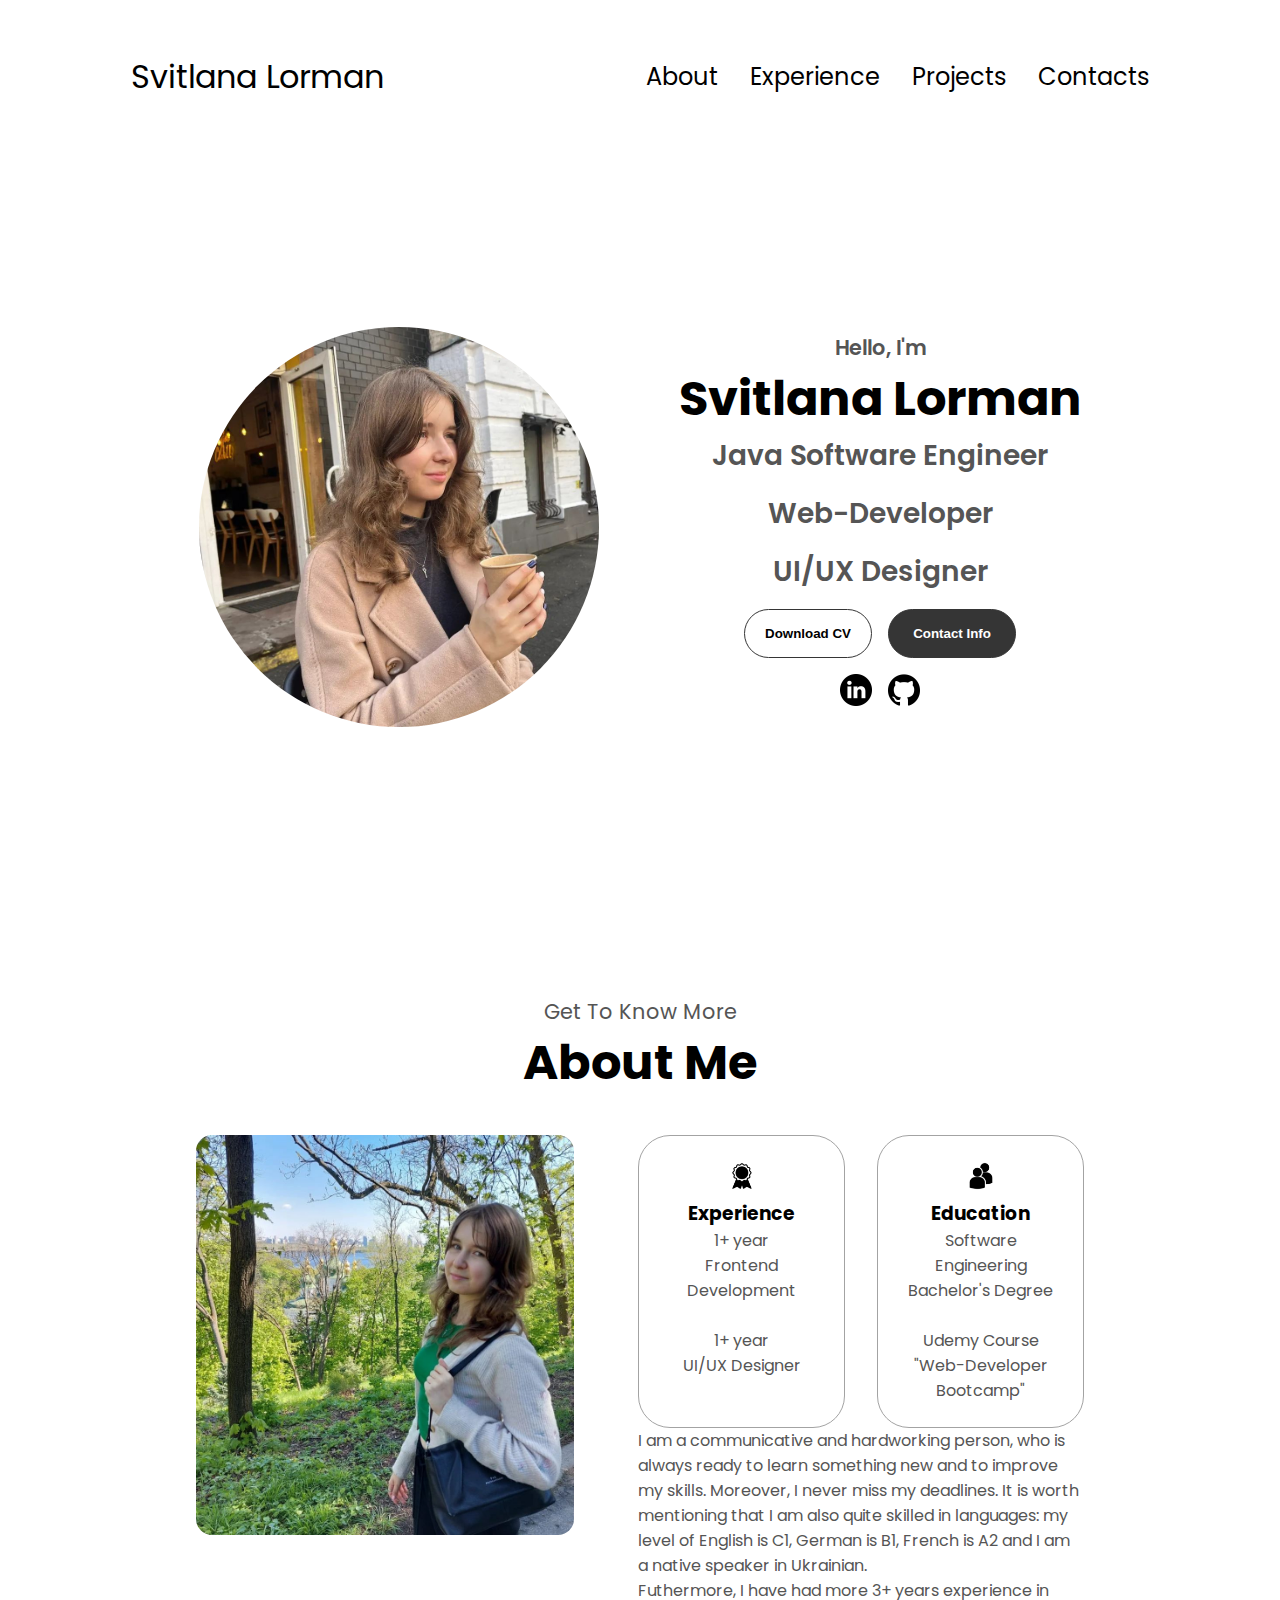
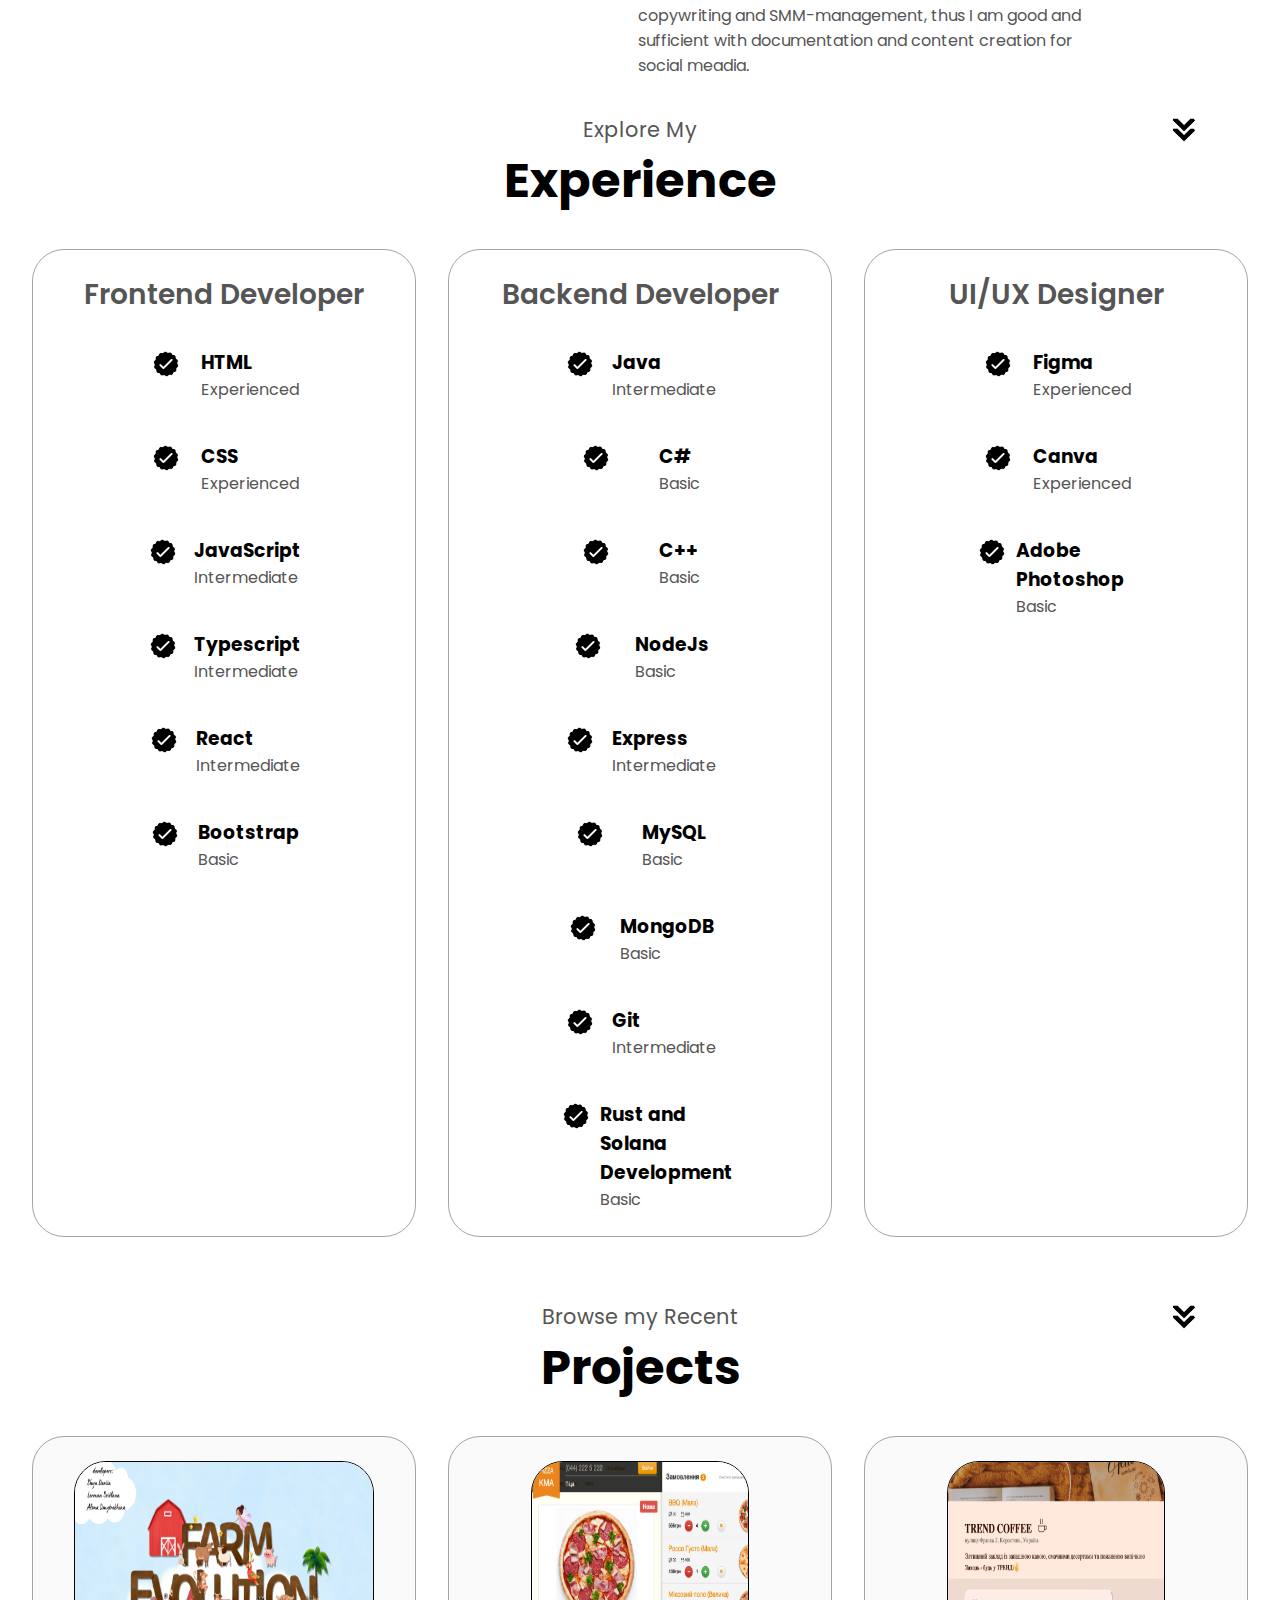
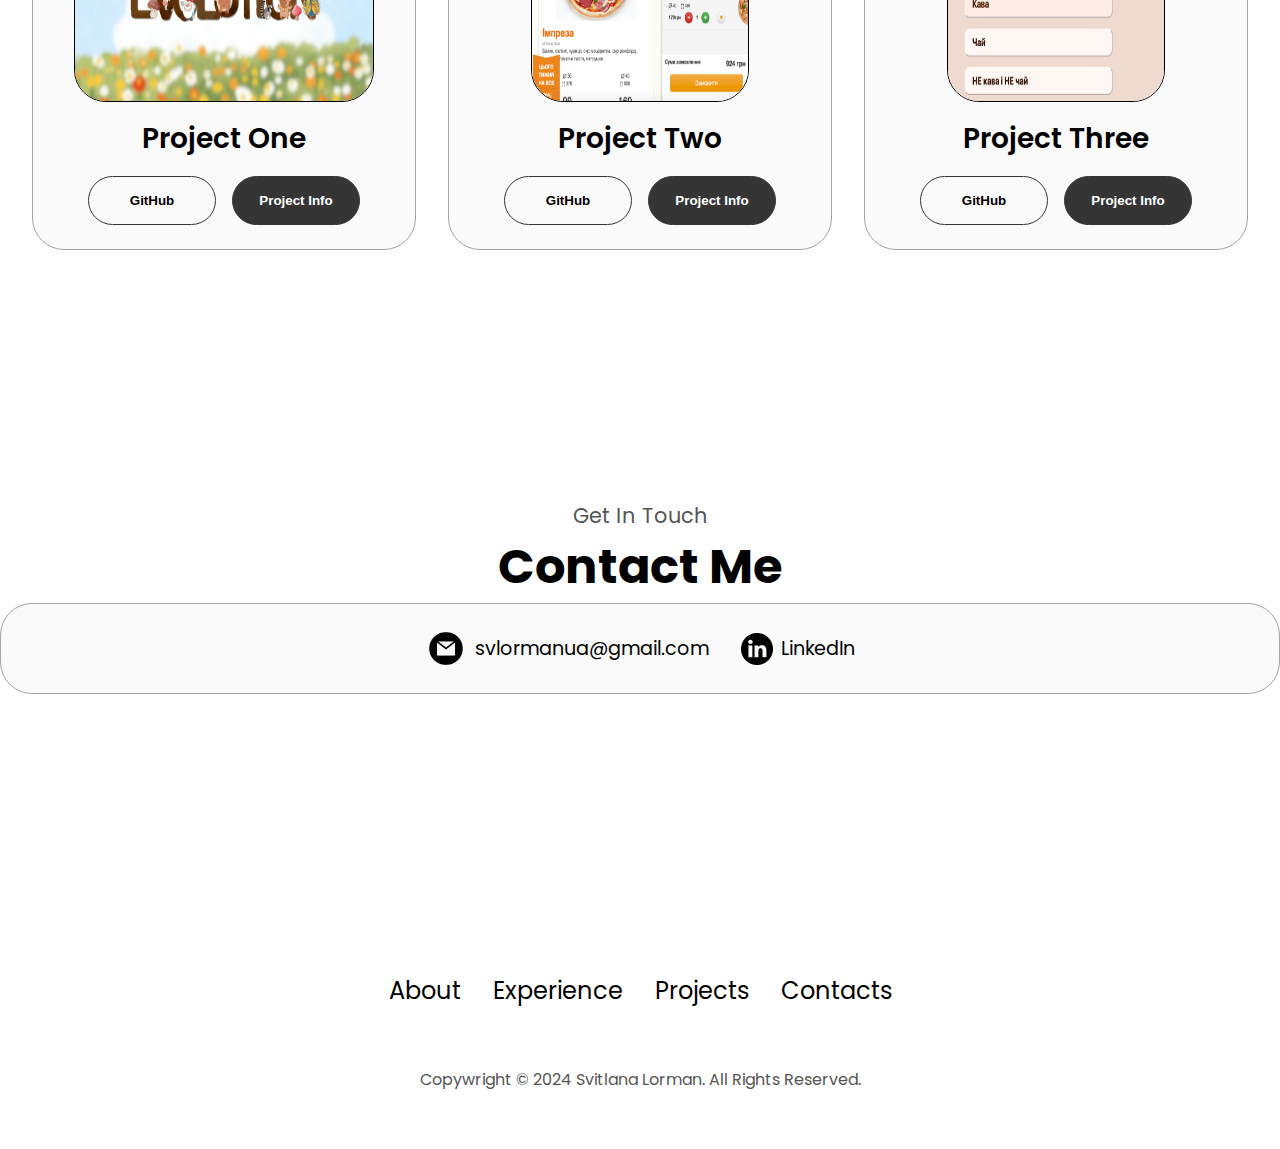
<file: index.html>
<!DOCTYPE html>
<html lang="en">
<head>
    <meta charset="UTF-8">
    <meta name="viewport" content="width=device-width, initial-scale=1.0">
    <title>My Portfolio</title>
    <link rel="stylesheet" href="style.css">
    <link rel="stylesheet" href="mediaQueries.css">
</head>
<body>

    <nav id="desktop-nav"> 
        <section class="logo">Svitlana Lorman</section>
        <section> 
            <ul class="nav-links">
                <li><a href="#about"> About </a></li>
                <li><a href="#experience"> Experience </a></li>
                <li><a href="#projects"> Projects </a></li>
                <li><a href="#contacts"> Contacts </a></li>
            </ul>
        </section>
    </nav>

    <nav id="hamburger-nav"> 
        <section class="logo">Svitlana Lorman</section>
        <section class="hamburger-menu">
          <section class="hamburger-icon" onclick="toggleMenu()">
            <span></span>
            <span></span>
            <span></span>
          </section>  

          <section class="menu-links">
            <li><a href="#about" onclick="toggleMenu()"> About </a></li>
            <li><a href="#experience" onclick="toggleMenu()"> Experience </a></li>
            <li><a href="#projects" onclick="toggleMenu()"> Projects </a></li>
            <li><a href="#contacts" onclick="toggleMenu()"> Contacts </a></li>
          </section>
        </section>
    </nav>

    <section id="profile">
        <section class="section__pic-container">
            <img src="./assets/profile1.jpg" alt="Svitlana Lorman profile pic" id="profilePic1">
        </section>
        <section class="section__text">
          <p class="section__text__p1">Hello, I'm</p>
          <h1 class="title">Svitlana Lorman</h1>
          <p class="section__text__p2">Java Software Engineer</p>
          <p class="section__text__p3">Web-Developer</p>
          <p class="section__text__p4">UI/UX Designer</p>

          <section class="btn-container">
            <button class="btn btn-color-2" onclick="window.open('./assets/CV.pdf')">
              Download CV
            </button>

            <button class="btn btn-color-1" onclick="location.href='#contacts'">
              Contact Info
            </button>
          </section>

          <section id="social-container">
            <img src="assets/linkedin.png" alt="My LinkedIn Profile" class="icon" onclick="location.href='https://linkedin.com/in/svitlana-lorman-1abab230b'"/>
            <img src="assets/github.png" alt="My GitHub Profile" class="icon" onclick="location.href='https://github.com/SvitlanaLormanUA'"/>
          </section>
        </section>
    </section>

    <section id="about">
      <p class="section__text__p1">Get To Know More</p>
      <h1 class="title">About Me</h1>
      <section class="section-container">
        <section class="section__pic-container" id="profile-pic-2">
          <img src="./assets/profile3.jpg" alt="Profile Picture" class="about-pic"/>
        </section>
        <section class="about-details-container"> 
          <section class="about__container">
            <section class="details-container"> 
              <img src="./assets/experience.png" alt="Experience icon" class="icon"/>
              <h3>Experience</h3>
              <p>1+ year <br/> Frontend Development</p>
              <br>
              <p>1+ year <br/> UI/UX Designer</p>
            </section>
            <section class="details-container"> 
              <img src="./assets/education.png" alt="Education icon" class="icon"/>
              <h3>Education</h3>
              <p>Software Engineering <br/> Bachelor's Degree</p>
              <br>
              <p>Udemy Course <br/>"Web-Developer Bootcamp"</p>
            </section>
          </section>
          <section class="text-container">
            <p>
              I am a communicative and hardworking person, who is always ready to learn something new and to improve my skills. Moreover, I never miss my deadlines.
              It is worth mentioning that I am also quite skilled in languages: my level of English is C1, German is B1, French is A2 and I am a native speaker in Ukrainian. 
            </p>
            <p>
             Futhermore, I have had more 3+ years experience in copywriting and SMM-management, thus I am good and sufficient with documentation and content creation for social meadia.
            </p>
          </section>
        </section>
      </section>
      <img src="./assets/arrow.png" alt="Arrow Icon" class="icon arrow" onclick="location.href='#experience'"/>
    </section>

    <section id="experience">
      <p class="section__text__p1">Explore My</p>
      <h1 class="title">Experience</h1>
      <section class="experience-details-container">
        <section class="about__containers">
          <section class="details-container">
            <h2 class="experience-sub-title">Frontend Developer</h2>
            <section class="article-container">
              <article>
                <img src="./assets/checkmark.png" alt="Experience icon" class="icon"/>
                <section>
                  <h3>HTML</h3>
                  <p>Experienced</p>
                </section>
              </article>
              <article>
                <img src="./assets/checkmark.png" alt="Experience icon" class="icon"/>
                <section>
                  <h3>CSS</h3>
                  <p>Experienced</p>
                </section>
              </article>
              <article>
                <img src="./assets/checkmark.png" alt="Experience icon" class="icon"/>
                <section>
                  <h3>JavaScript</h3>
                  <p>Intermediate</p>
                </section>
              </article>
              <article>
                <img src="./assets/checkmark.png" alt="Experience icon" class="icon"/>
                <section>
                  <h3>Typescript</h3>
                  <p>Intermediate</p>
                </section>
              </article>
              <article>
                <img src="./assets/checkmark.png" alt="Experience icon" class="icon"/>
                <section>
                  <h3>React</h3>
                  <p>Intermediate</p>
                </section>
              </article>
              <article>
                <img src="./assets/checkmark.png" alt="Experience icon" class="icon"/>
                <section>
                  <h3>Bootstrap</h3>
                  <p>Basic</p>
                </section>
              </article>
            </section>
          </section>
          <section class="details-container">
            <h2 class="experience-sub-title">Backend Developer</h2>
            <section class="article-container">
              <article>
                <img src="./assets/checkmark.png" alt="Experience icon" class="icon"/>
                <section>
                  <h3>Java</h3>
                  <p>Intermediate</p>
                </section>
              </article>
              <article>
                <img src="./assets/checkmark.png" alt="Experience icon" class="icon"/>
                <section>
                  <h3>C#</h3>
                  <p>Basic</p>
                </section>
              </article>
              <article>
                <img src="./assets/checkmark.png" alt="Experience icon" class="icon"/>
                <section>
                  <h3>C++</h3>
                  <p>Basic</p>
                </section>
              </article>
            
              <article>
                <img src="./assets/checkmark.png" alt="Experience icon" class="icon"/>
                <section>
                  <h3>NodeJs</h3>
                  <p>Basic</p>
                </section>
              </article>
              <article>
                <img src="./assets/checkmark.png" alt="Experience icon" class="icon"/>
                <section>
                  <h3>Express</h3>
                  <p>Intermediate</p>
                </section>
              </article>
              <article>
                <img src="./assets/checkmark.png" alt="Experience icon" class="icon"/>
                <section>
                  <h3>MySQL</h3>
                  <p>Basic</p>
                </section>
              </article>
              <article>
                <img src="./assets/checkmark.png" alt="Experience icon" class="icon"/>
                <section>
                  <h3>MongoDB</h3>
                  <p>Basic</p>
                </section>
              </article>
              <article>
                <img src="./assets/checkmark.png" alt="Experience icon" class="icon"/>
                <section>
                  <h3>Git</h3>
                  <p>Intermediate</p>
                </section>
              </article>
              <article>
                <img src="./assets/checkmark.png" alt="Experience icon" class="icon"/>
                <section>
                  <h3>Rust and Solana Development</h3>
                  <p>Basic</p>
                </section>
              </article>
            </section>
          </section>
          <section class="details-container">
            <h2 class="experience-sub-title">UI/UX Designer</h2>
            <section class="article-container">
              <article>
                <img src="./assets/checkmark.png" alt="Experience icon" class="icon"/>
                <section>
                  <h3>Figma</h3>
                  <p>Experienced</p>
                </section>
              </article>
              <article>
                <img src="./assets/checkmark.png" alt="Experience icon" class="icon"/>
                <section>
                  <h3>Canva</h3>
                  <p>Experienced</p>
                </section>
              </article>
              <article>
                <img src="./assets/checkmark.png" alt="Experience icon" class="icon"/>
                <section>
                  <h3>Adobe Photoshop</h3>
                  <p>Basic</p>
                </section>
              </article>
            </section>
          </section>
        </section>
      </section>
      <img src="./assets/arrow.png" alt="Arrow Icon" class="icon arrow" onclick="location.href='#projects'"/>
    </section>

    <section id="projects">
      <p class="section__text__p1"> Browse my Recent</p>
      <h1 class="title">Projects</h1>

      <section class="experience-details-container">
        <section class="about__container">
         <section class="details-container color-container">
            <section class="article-container">
              <!-- Project 1  Farm Evolution-->
               <img src="assets/Game.png" 
               alt="Project 1"
               class="project-img"
               id="farmEvolutionGame"/>
            </section>
            <h2 class="experience-sub-title project-title"> Project One </h2>
            <section class="btn-container">
              <button class="btn btn-color-2 project-btn" onclick ="location.href='https://github.com/SvitlanaLormanUA/FarmEvolution.git'">
                GitHub
              </button>
              <button class="btn btn-color-1 project-btn" onclick ="location.href='FarmEvolutionInfo.html'">
                Project Info
              </button>
            </section>
           </section>
      
           
           <section class="details-container color-container">
            <section class="article-container">
              <!-- Project 2 Pizza Site-->
               <img src="assets/PizzaSite.png" 
               alt="Project 2"
               class="project-img"
               id="pizzaSite"/>
            </section>
            <h2 class="experience-sub-title project-title"> Project Two </h2>
            <section class="btn-container">
              <button class="btn btn-color-2 project-btn" onclick ="location.href='https://github.com/SvitlanaLormanUA/PizzaSite.git'">
                GitHub
              </button>
              <button class="btn btn-color-1 project-btn" onclick ="location.href='PizzaSite.html'">
                Project Info
              </button>
            </section>
           </section>
                   
           <section class="details-container color-container">
            <section class="article-container">
              <!-- Project 3 Caffe QR-Menu-->
               <img src="assets/QR-menu.png" 
               alt="Project 3"
               class="project-img"
               id="pizzaSite"/>
            </section>
            <h2 class="experience-sub-title project-title"> Project Three </h2>
            <section class="btn-container">
              <button class="btn btn-color-2 project-btn" onclick ="location.href='https://github.com/SvitlanaLormanUA/CafeMenu.git'">
                GitHub
              </button>
              <button class="btn btn-color-1 project-btn" onclick ="location.href='PizzaSite.html'">
                Project Info
              </button>
            </section>
           </section>

          </section>
      </section>
    </section>

    <section id="contacts">
      <p class="section__text__p1">Get In Touch</p>
      <h1 class="title">Contact Me</h1>
      <section class="contact-info-upper-container">
        <section class="contact-info-container">
          <img src="./assets/email.png" 
          alt="Email Icon"
          class="icon contact-icon email-icon"/>
          <p> <a href="mailto:svlormanua@gmail.com"> svlormanua@gmail.com </a></p>
        </section>
        <section class="contact-info-container">
          <img src="./assets/linkedin.png" 
          alt="LinkedIn Icon"
          class="icon contact-icon"/>
          <p> <a href="https://linkedin.com/in/svitlana-lorman-1abab230b"> LinkedIn</a></p>
        </section>
      </section>
    </section>

    <footer>
       <nav>
         <section class="nav-links-container">
          <ul class="nav-links">
            <li><a href="#about"> About </a></li>
            <li><a href="#experience"> Experience </a></li>
            <li><a href="#projects"> Projects </a></li>
            <li><a href="#contacts"> Contacts </a></li>
        </ul>
         </section>
       </nav>
       <p>Copywright &#169; 2024 Svitlana Lorman. All Rights Reserved.</p>
    </footer>
    <script src="script.js"></script>
</body>
</html>
</file>
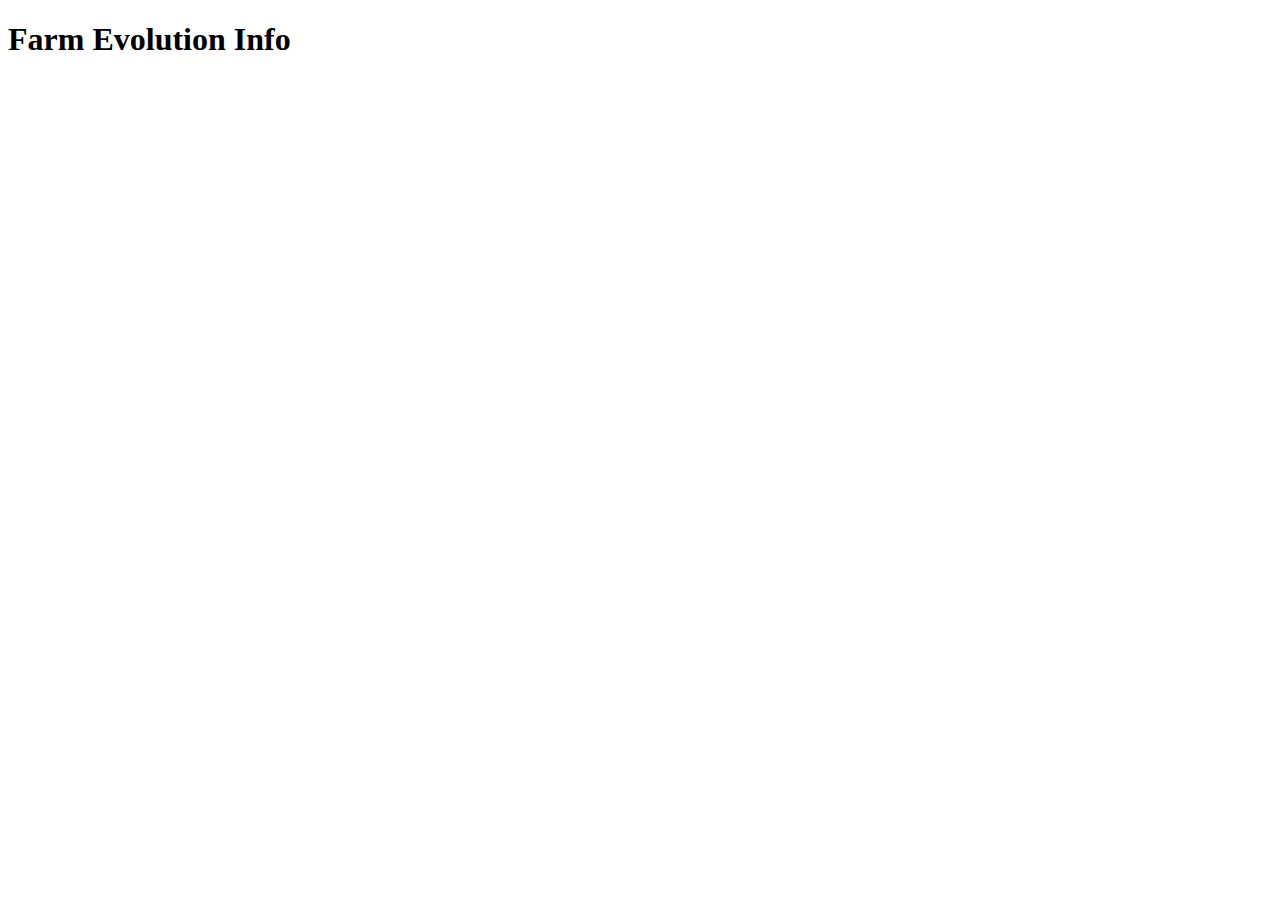
<file: FarmEvolutionInfo.html>
<!DOCTYPE html>
<html lang="en">
<head>
    <meta charset="UTF-8">
    <meta name="viewport" content="width=device-width, initial-scale=1.0">
    <title>Farm Evolution Info</title>
</head>
<body>
    <h1>Farm Evolution Info</h1>
    
</body>
</html>
</file>
<file: style.css>
/* GENERAL */
@import url('https://fonts.googleapis.com/css2?family=Poppins:wght@300;400;500;600&display=swap');

* {
    margin: 0;
    padding: 0;
    box-sizing: border-box;
}

body {
    font-family: "Poppins", sans-serif;
}

html {
    scroll-behavior: smooth;
}

p {
    color: rgb(85, 85, 85);
}

/* TRANSITION */
a, .btn {
    transition: all 0.3s ease;
}

/* DESKTOP NAV */
nav,
.nav-links {
    display: flex;
}

nav {
    justify-content: space-around;
    align-items: center;
    height: 17vh;
}

.nav-links {
    gap: 2rem;
    list-style: none;
    font-size: 1.5rem;
}

a {
    color: black;
    text-decoration: none;
    text-underline-offset: 1rem;
    text-decoration-color: white;
}

a:hover {
    color: grey;
    text-decoration: underline;
    text-underline-offset: 1rem;
    text-decoration-color: rgb(181, 181, 181);
}

.logo {
    font-size: 2rem;
}

.logo:hover {
    cursor: default;
}

/* HAMBURGER MENU */
#hamburger-nav {
    display: none;
}

.hamburger-menu {
    position: relative;
    display: inline-block;
}

.hamburger-icon {
    display: flex;
    flex-direction: column;
    justify-content: space-between;
    height: 24px;
    width: 30px;
    cursor: pointer;
}

.hamburger-icon span {
    width: 100%;
    height: 2px;
    background-color: black;
    transition: all 0.3s ease-in-out;
}

.menu-links {
    position: absolute;
    top: 100%;
    right: 0;
    background-color: white;
    width: fit-content;
    max-height: 0;
    overflow: hidden;
    transition: max-height 0.3s ease-in-out;
}

.menu-links a {
    display: block;
    padding: 10px;
    text-align: center;
    font-size: 1.5rem;
    color: black;
    text-decoration: none;
    transition: all 0.3s ease-in-out;
}

.menu-links li {
    list-style: none;
}

.menu-links.open {
    max-height: 300px;
}

.hamburger-icon.open span:first-child {
    transform: rotate(45deg) translate(10px, 5px);
}

.hamburger-icon.open span:nth-child(2) {
    opacity: 0;
}

.hamburger-icon.open span:last-child {
    transform: rotate(-45deg) translate(10px, -5px);
}

/*SECTIONS*/
#profilePic1 {
    border-radius: 50%;
}

#profile ,
.section-container {
  padding: 4vh;
  height: 96vh;
  margin:0 10rem;
  box-sizing: border-box;
  min-height: fit-content;
  display: flex;
}
/*PROFILE SECTION*/
#profile {
    justify-content: center;
    gap: 5rem;
    height: 80vh;
}

.section__pic-container {
    display: flex;
    height: 400px;
    width: 400px;
    margin: auto 0;
}
.section__text {
    align-self: center;
    text-align: center;
}

.section__text p {
    font-weight: 600;
}
.section__text__p1{
    text-align: center;
    font-size: 1.3rem;
}
.section__text__p2,
.section__text__p3,
.section__text__p4 {
  font-size: 1.75rem;
  margin-bottom: 1rem;
}
.title {
    font-size: 3rem;
    text-align: center;

}

#socials-container {
    display: flex;
    justify-content: center;
    margin-top: 1rem;
    gap: 1rem;
}

/*ICONS*/
.icon {
    cursor: pointer;
    height: 2rem;
}

/*BUTTONS*/
.btn-container{
    display: flex;
    justify-content: center;
    gap: 1rem;
}

.btn{
    font-weight: 600;
    transition: all 0.3s ease;
    padding: 1rem;
    width: 8rem;
    border-radius: 2rem;

}

.btn-color-1, 
.btn-color-2{
    border: rgb(53,53,53) 0.1rem solid;

}

.btn-color-1:hover, 
.btn-color-2:hover {
    cursor: pointer;
}
.btn-color-1, 
.btn-color-2:hover {
   background: rgb(53,53,53);
   color: white;
}

.btn-color-1:hover{
    background: rgb(0,0,0);
}

.btn-color-2 {
    background: none;
}

.btn-color-2:hover {
    border: rgb(53,53,53) 0.1rem solid;
}
.btn-container{
    gap: 1rem;
}
#social-container {
    margin: 1rem;
    display: flex;
    justify-content: center;
    gap: 1rem;
}


/*ABOUT SECTION*/

#profile-pic-2{
    margin-top: 0;
    
}
#about {
    position: relative;
    justify-content: center;
 }
 .about__containers {
     gap: 2rem;
     margin-bottom: 2rem;
   
 }
 .about-details-container{
    flex-direction: column;
}
.about__containers,
.about-details-container
 {
    display: flex; 
    
}

.about-pic {
    border-radius: 1rem;
    height: 100%;
}
.arrow {
    position: absolute;
    right: 5rem;
    
}

.details-container {
    padding: 1.5rem;
    flex: 1;
    background: white;
    border-radius: 2rem;
    border: rgb(53,53,53) 0.1rem solid;
    border-color:rgb(163, 163, 163) ;
    text-align: center;
   
}
.section-container{
    gap: 4rem;
    height: 80%;
}

.section__pic-container{
    height: 400px;
    width: 400px;
    margin: auto 0;
}
/*EXPERIENCE SECTION*/

#experience {
    position: relative;
}
.experience-sub-title {
    color: rgb(85, 85,85);
    font-weight: 600;
    font-size: 1.75rem;
    margin-bottom: 2rem;
}

.experience-details-container {
    display: flex;
    justify-content: center;
    flex-direction: column;
  

    margin: 2rem;
  
}
.article-container {
    display: flex;
    text-align: initial;
    flex-wrap: wrap;
    flex-direction: row;
    gap: 2.5rem;
    justify-content: space-around;
}

article {
    display: flex;
    width: 10rem;
    justify-content: space-around;
    gap: 0.5rem;
}

article .icon {
    cursor: default;
}
.about__container{
    display: flex;
    gap: 2rem;
}

/*PROJECTS SECTION*/

.project-img{
    width: 90%;
    height: 90%;
    border: 1px solid black;
    border-radius: 2rem;
}
#pizzaSite{
    width: 65%;
    height: 58%;
}

#projects{
    position: relative;
}
.color-container {
    border-color: rgb(163, 163, 163);
    background: rgb(250 ,250, 250);
}
.project-title {
    margin: 1rem;
    color: black;
}
.project-img {
    min-height: 241px;

}
/*CONTACTS*/

#contacts {
    display: flex;
    justify-content: center;
    flex-direction: column;
    height: 70vh;
}

.contact-info-upper-container{
  display: flex;
  justify-content: center;
  border-radius: 2rem;
  border: rgb(53,53,53) 0.1rem solid;
  border-color: rgb(163, 163, 163);
  background: rgb(250, 250, 250);
  margin: 2rem solid;
  padding: 0.5rem;
    
}

.contact-info-container {
    display: flex;
    align-items: center;
    justify-content: center;
    gap: 0.5rem;
    margin: 1rem;
}
.contact-info-container p {
    font-size: larger;
}
.contact-icon {
    cursor: default;
}

.email-icon {
    height: 2.6rem;
}
/*FOOTER SECTION*/

footer {
    height: 26vh;
    margin: 0.1rem;
}
footer p{
    text-align: center;
}
</file>
<file: mediaQueries.css>
@media screen and (max-width: 1400px) {
    #profile{
        height: 83vh;
        margin-bottom: 6rem;
    }
    .about__container,
    .about__containers {
      flex-wrap: wrap;
    }
}


@media screen and (max-width: 1200px) {
    #desktop-nav {
        display: none;
    }
    #hamburger-nav {
        display: flex;
    }
    #experience,
    .experience-details-container {
        margin-top: 2rem;
    }

    #profile,
    .section-container {
        display: block;
    }
    .arrow {
        display: none;
    }

    section,
    .section-container {
        height: fit-content;
    }
    section {
        margin: 0 5%;
    }
    .section__pic-container {
        width: 275px;
        height: 275px;
        margin: 0 auto 2rem;
    }
    .about__container,
    .about__containers {
     margin-top: 0;
    }
}
@media screen and (max-width: 600px) {
    #contact,
    footer {
        height: 40vh;
    }

    #profile {
        height: 83vh;
        margin-bottom: 0;
    }
    article {
        font-size: 1rem;
    }
    footer nav {
        height: fit-content;
        margin-bottom: 2rem;
    }
    .about__container,
    .about__containers,
    .contact-info-upper-container,
    .btn-container {
        flex-wrap: wrap;
    }
    .contact-info-container {
        margin: 0;
    }
    .contact-info-containr p,
    .nav-links li a {
        font-size: 1rem;
    }
    .experience-sub-title{
        font-size: 1.25rem;
    }
    .logo {
        font-size: 1.5rem;
    }
    .nav-links {
        flex-direction: column;
        gap: 0.5rem;
        text-align: center;
    }

    .section__pic-container {
        width: auto;
        height: 46vw;
        justify-content: center;
    }
    .section__text__p2 {
        font-size: 1.25rem;
    }
    .title{
        font-size: 2rem;
    }
    .text-container {
        text-align: justify;
        padding-top: 0.3rem;
    }
}
</file>
